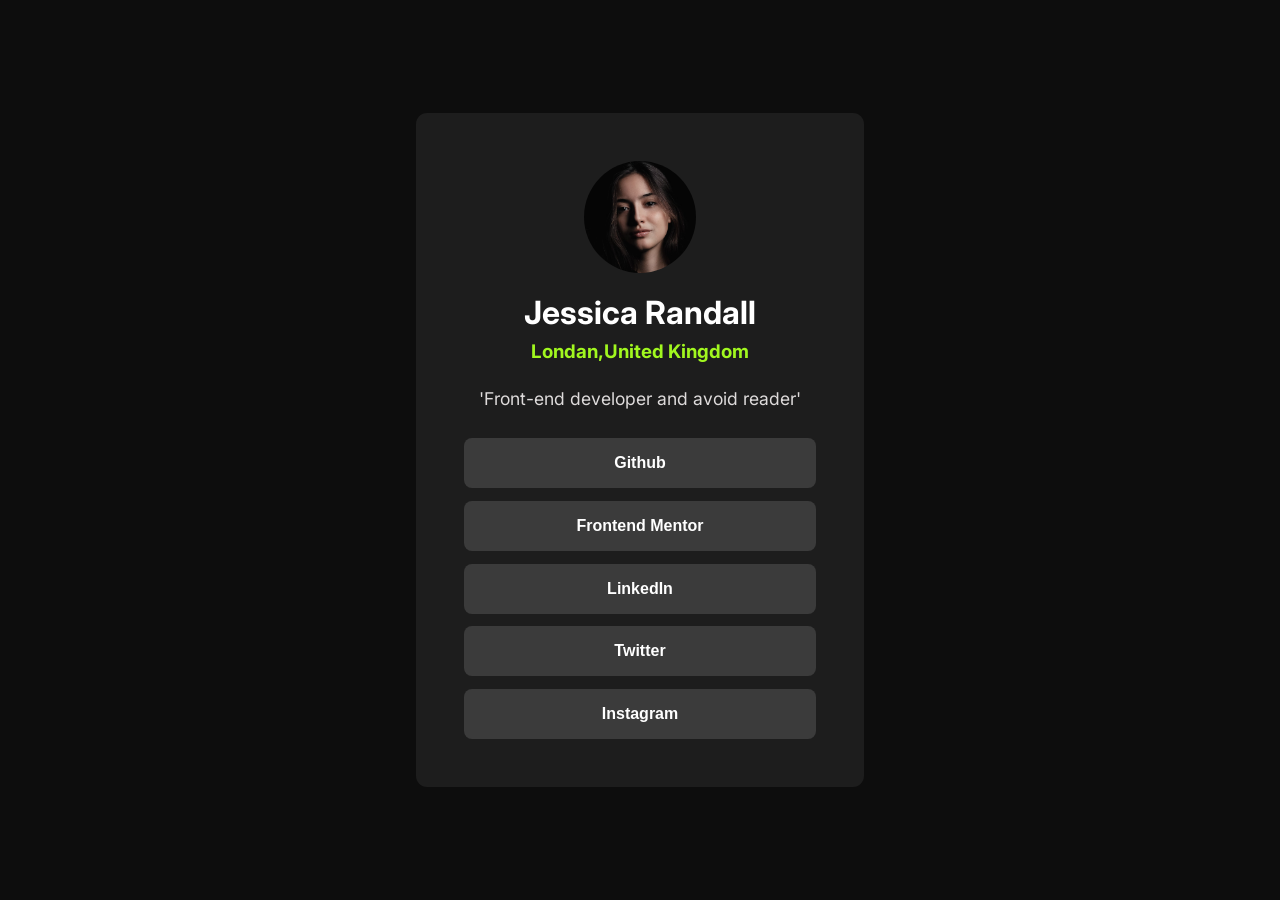
<file: part01/index.html>
<!DOCTYPE html>
<html lang="en">
<head>
    <meta charset="UTF-8">
    <meta name="viewport" content="width=device-width, initial-scale=1.0">
    <title>Social Link Profile</title>
    <link rel="stylesheet" href="style.css">
</head>
<body>
    <div class="container">
        <div class="profile-card">
              
            <div class="center-pfp">
             <div class="pfp">
                 <img src="/part01/user.png" alt="">
             </div>
            </div>
               <div class="title">
                <h1 class="name">Jessica Randall</h1>
                <h3 class="address">Londan,United Kingdom</h3>
               </div>
               <p class="Info">'Front-end developer and avoid reader'</p>
               <div class="button-links">
                <button class="social-links">Github</button>
                <button class="social-links">Frontend Mentor</button>
                <button class="social-links">LinkedIn</button>
                <button class="social-links">Twitter</button>
                <button class="social-links">Instagram</button>
                </div>
               </div>
            
            
        </div>
    
</body>
</html>
</file>
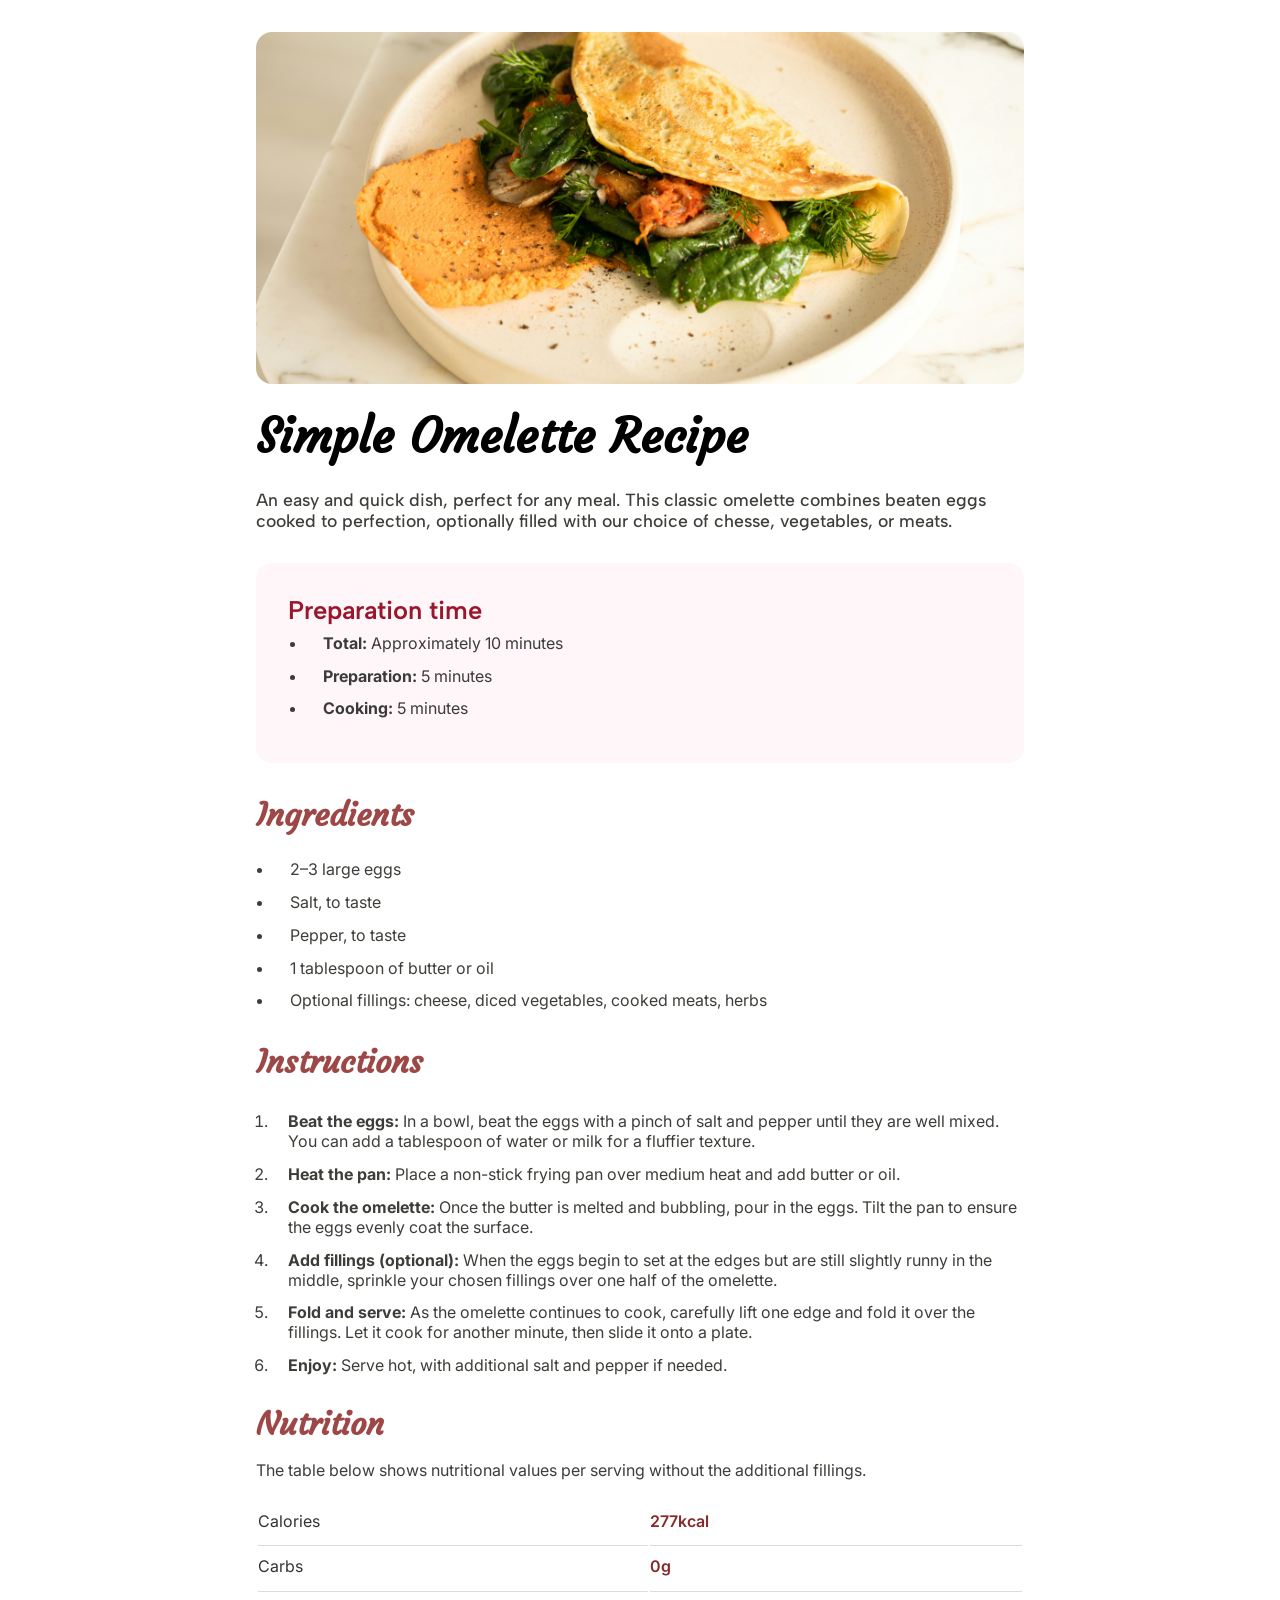
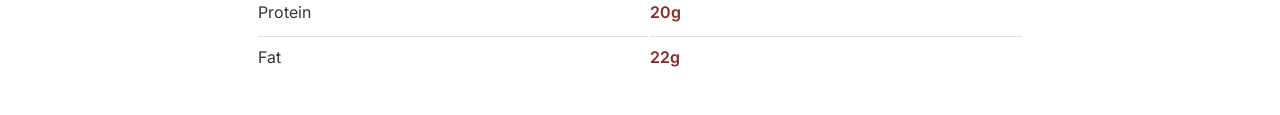
<file: part02/index.html>
<!DOCTYPE html>
<html lang="en">
<head>
    <meta charset="UTF-8">
    <meta name="viewport" content="width=device-width, initial-scale=1.0">
    <title>Recipe page</title>
    <link rel="stylesheet" href="style.css">
    <link rel="stylesheet" href="media.css">
</head>
<body>
    <main class="container">
        <div class="Recipe-img">
            <img src="omelette.jpg" alt="">
        </div>
        <div class="main-2">
        <h1 class="Recipe-name-head">Simple Omelette Recipe</h1>
        <p class="Info-Recipe">An easy and quick dish, perfect for any meal. This classic omelette combines beaten eggs cooked to perfection, optionally filled with our choice of chesse, vegetables, or meats.</p>
        <section class="prep-time">
            <h4>Preparation time</h4>
            <ul class="prep-list">
                <li class="li-list"><b>Total:</b> Approximately 10 minutes</li>
                <li class="li-list"><b>Preparation:</b> 5 minutes</li>
                <li class="li-list"> <b>Cooking:</b> 5 minutes</li>
            </ul>
        </section>
        <section class="Ingredients">
            <h2 class="Ingred">Ingredients</h2>
            <ul class="Ingred-list">
                <li class="li-list">2–3 large eggs</li>
                <li class="li-list">Salt, to taste</li>
                <li class="li-list"> Pepper, to taste</li>
                <li class="li-list">1 tablespoon of butter or oil</li>
                <li class="li-list">Optional fillings: cheese, diced vegetables, cooked meats, herbs</li>
            </ul>
        </section>
        <section class="Instructions">
            <h2>Instructions</h2>
            <ol class="Instruct">
                <li class="li-list"> <b>Beat the eggs:</b> In a bowl, beat the eggs with a pinch of salt and pepper until they are well mixed. You can add a
                tablespoon of water or milk for a fluffier texture.</li>
                <li class="li-list"> <b>Heat the pan:</b> Place a non-stick frying pan over medium heat and add butter or oil.</li>
                <li class="li-list"><b>Cook the omelette:</b> Once the butter is melted and bubbling, pour in the eggs. Tilt the pan to ensure the eggs evenly coat the surface.</li>
                <li class="li-list"><b>Add fillings (optional):</b> When the eggs begin to set at the edges but are still slightly runny in the middle, sprinkle
                your chosen fillings over one half of the omelette.</li>
                <li class="li-list"><b>Fold and serve:</b> As the omelette continues to cook, carefully lift one edge and fold it over the fillings. Let it cook
                for another minute, then slide it onto a plate.</li>
                <li class="li-list"><b>Enjoy:</b> Serve hot, with additional salt and pepper if needed.</li>
            </ol>
        </section>
        <section class="Nutrition">
            <h2>Nutrition</h2>
            <p>The table below shows nutritional values per serving without the additional fillings.
            </p>
            <table>
                <tbody>
                    <tr>
                        <td>Calories</td>
                        <td>277kcal</td>
                    </tr>
                    <tr>
                        <td>Carbs</td>
                        <td>0g</td>
                    </tr>
                    <tr>
                        <td>Protein</td>
                        <td>20g</td>
                    </tr>
                    <tr>
                        <td>Fat</td>
                        <td>22g</td>
                    </tr>
                </tbody>    
            </table>
    </section>
</div>
</main>
    
</body>
</html>
</file>
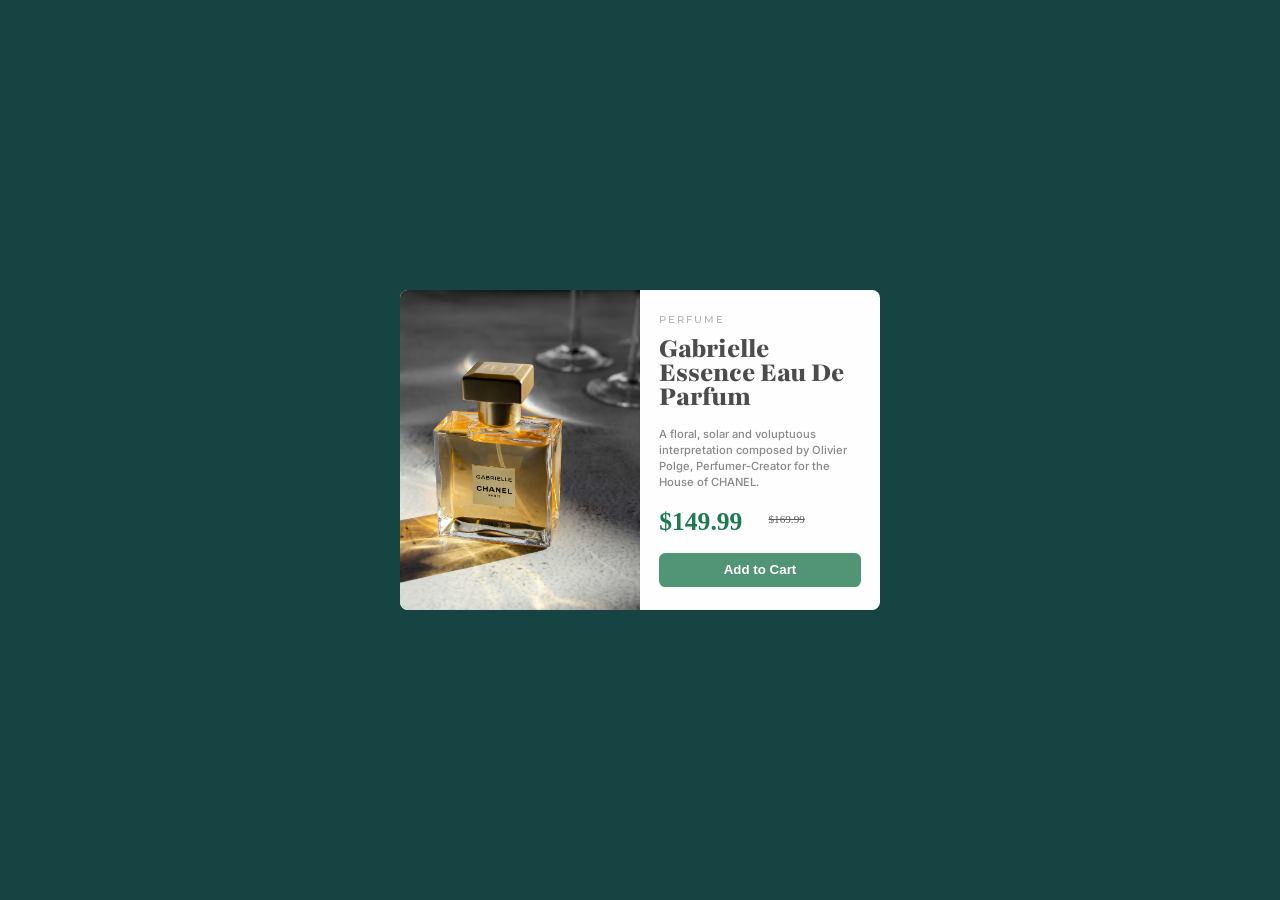
<file: part03/index.html>
<!DOCTYPE html>
<html lang="en">
<head>
    <meta charset="UTF-8">
    <meta name="viewport" content="width=device-width, initial-scale=1.0">
    <title>Preview Card</title>
    <link rel="stylesheet" href="style.css">
</head>
<body>
    <div class="container">
        <article class="product-card">
            <figure class="product-image">
                <img src="chanel.jpg" alt="">
            </figure>
            <section class="product-details">
                
                    <p class="category">Perfume</p>
                    <h1 class="product-name">Gabrielle Essence Eau De Parfum</h1>  
                   
                <p class="description">
                    A floral, solar and voluptuous interpretation composed by Olivier Polge,
                    Perfumer-Creator for the House of CHANEL.          </p>
                    <div class="pricing">
                        <span class="current-price">$149.99</span>
                        <span class="original-price">$169.99</span>   
                    
                    </div>
                    <button class="add-to-cart">
                       Add to Cart         </button>
            </section>
        </article>
    </div>
    
</body>
</html>
</file>
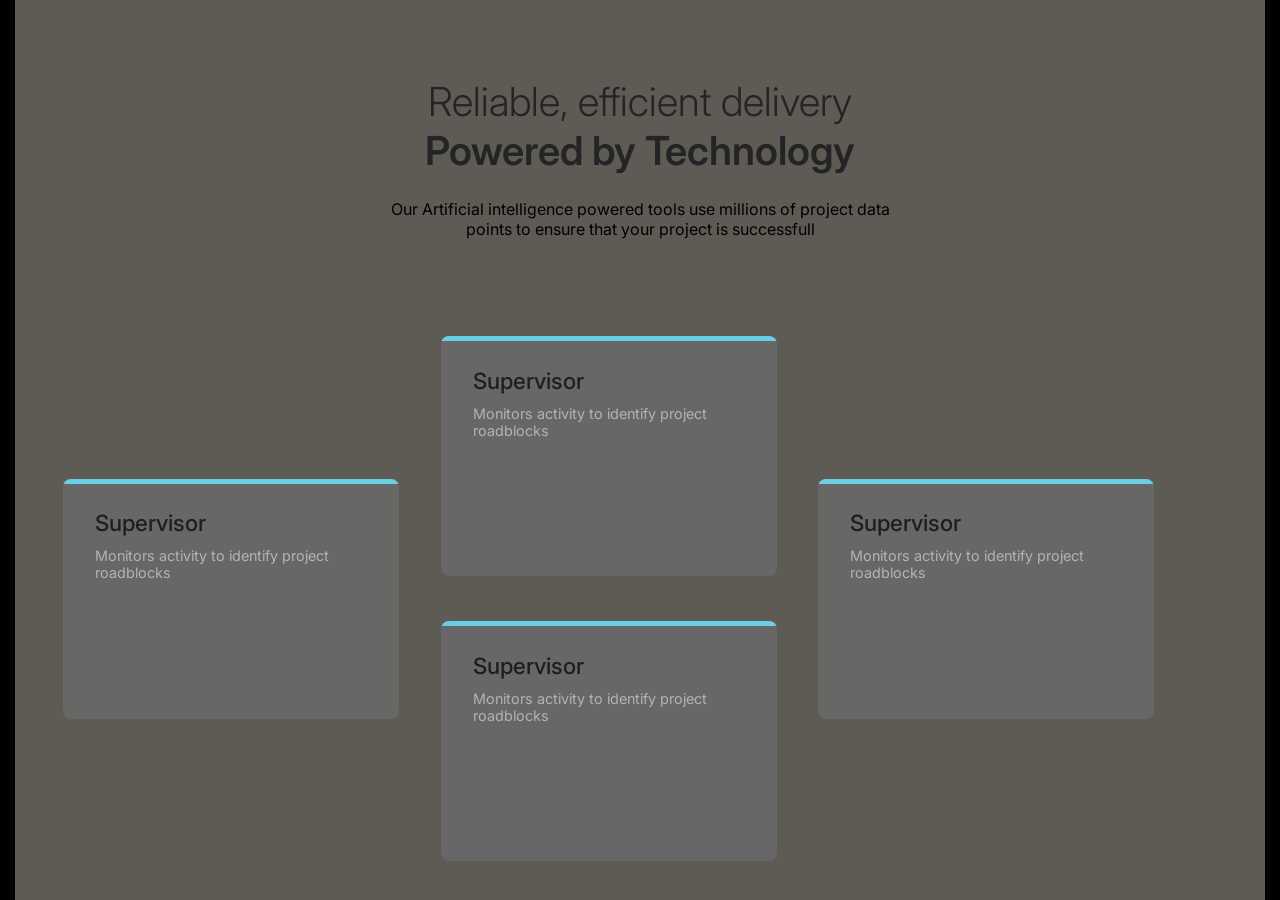
<file: part04/index.html>
<!DOCTYPE html>
<html lang="en">
<head>
    <meta charset="UTF-8">
    <meta name="viewport" content="width=device-width, initial-scale=1.0">
    <title>FourCardlayout</title>
    <link rel="stylesheet" href="style.css">
</head>
<body>
    <div class="container">
     <div class="Layout">
        <div class="text">
            <h1 class="Info1">Reliable, efficient delivery</h1>
            <h1 class="Info2">Powered by Technology</h1>
            <p>Our Artificial intelligence powered tools use millions of project data points to ensure that your project is successfull</p>
        </div>
        <div class="cards-layout">
           
                <div class="card">
                    <span></span>
                    <div class="card-part1">
                        <h4>Supervisor</h4>
                        <p>Monitors activity to identify project roadblocks</p>
                    </div>
                    <div></div>
                    </div>
        
            <div class=" card-layout-child">
                <div class="card">
                    <span></span>
                    <div class="card-part1">
                        <h4>Supervisor</h4>
                        <p>Monitors activity to identify project roadblocks</p>
                    </div>
                    <div></div>
                </div>
                <div class="card">
                    <span></span>
                    <div class="card-part1">
                        <h4>Supervisor</h4>
                        <p>Monitors activity to identify project roadblocks</p>
                    </div>
                    <div></div>
                </div>
            </div>
            
                <div class="card">
                    <span></span>
                    <div class="card-part1">
                        <h4>Supervisor</h4>
                        <p>Monitors activity to identify project roadblocks</p>
                    </div>
                    <div></div>
                </div>
            
        </div>
     </div>
    </div>
</body>
</html>
</file>
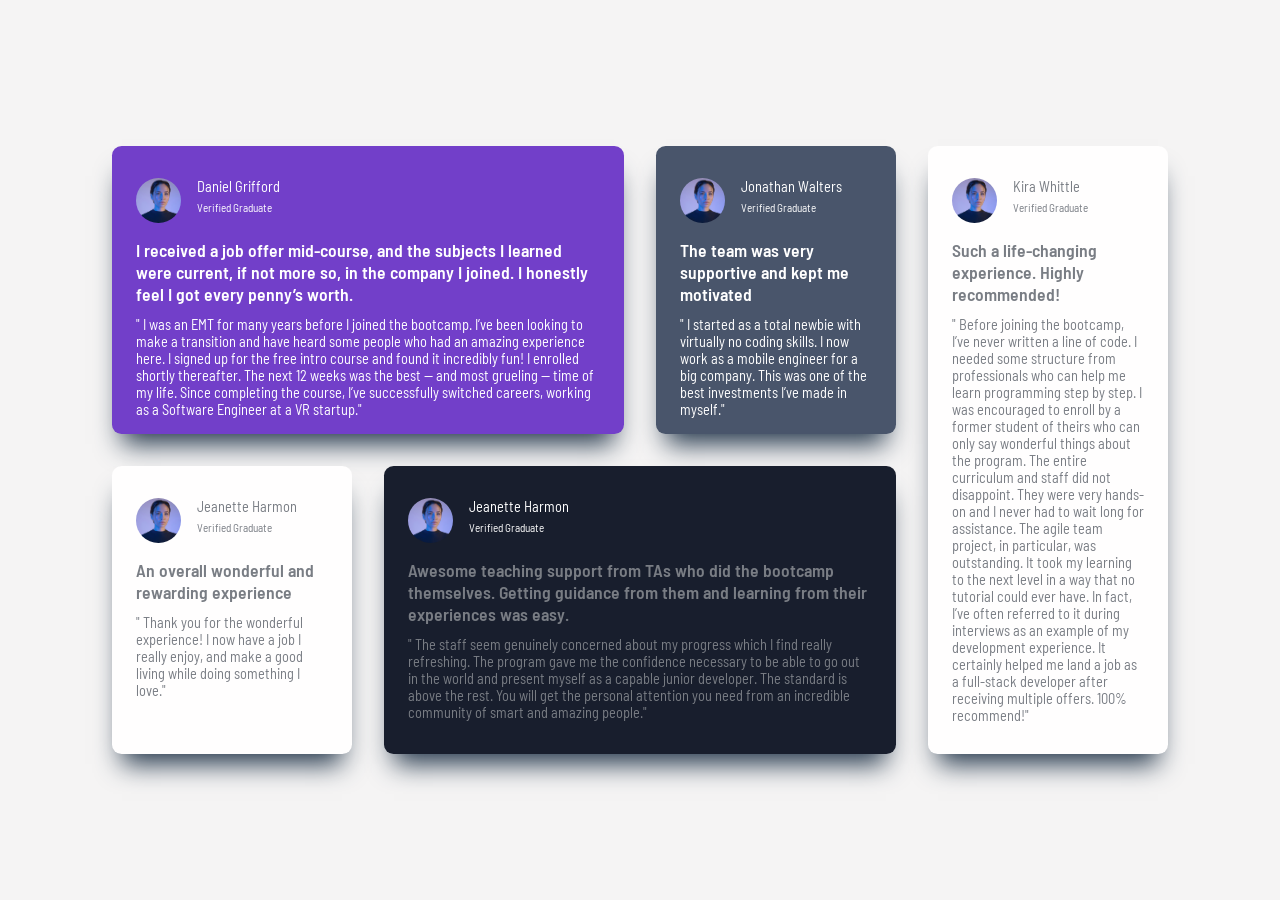
<file: part05/index.html>
<!DOCTYPE html>
<html lang="en">
<head>
    <meta charset="UTF-8">
    <meta name="viewport" content="width=device-width, initial-scale=1.0">
    <title>Grid</title>
    <link rel="stylesheet" href="style.css">
</head>
<body>
    <div class="container">
        <div class="container-main">
            <div class="item item1">
                <div class="head">
                    <div class="user">
                        <img src="part5.jpg" alt="">
                    </div>
                    <div class="user-name">
                        <span>Daniel Grifford</span>
                        <span>Verified Graduate</span>
                    </div>
                </div>
                <p>I received a job offer mid-course, and the subjects I learned were current, if not more so, in the company I joined. I
                honestly feel I got every penny’s worth.</p>
                <p>" I was an EMT for many years before I joined the bootcamp. I’ve been looking to make a transition and have heard some
                people who had an amazing experience here. I signed up for the free intro course and found it incredibly fun! I enrolled
                shortly thereafter. The next 12 weeks was the best — and most grueling — time of my life. Since completing the course,
                I’ve successfully switched careers, working as a Software Engineer at a VR startup."
                </p>
            </div>
            <div class="item item2">
                <div class="head">
                    <div class="user">
                        <img src="part5.jpg" alt="">
                    </div>
                    <div class="user-name">
                        <span>Jonathan Walters</span>
                        <span>Verified Graduate</span>
                    </div>
                </div>
                <p>The team was very supportive and kept me motivated</p>
                <p>" I started as a total newbie with virtually no coding skills. I now work as a mobile engineer for a big company. This
                was one of the best investments I’ve made in myself."
                </p>
                </div>
                <div class="item item3">
                    <div class="head">
                        <div class="user">
                            <img src="part5.jpg" alt="">
                        </div>
                        <div class="user-name">
                            <span>Jeanette Harmon</span>
                            <span>Verified Graduate</span>
                        </div>
                    </div>
                    <p>An overall wonderful and rewarding experience</p>
                    <p>" Thank you for the wonderful experience! I now have a job I really enjoy, and make a good living while doing
                        something
                        I love."
                    </p>
                </div>
            
                <div class="item item4">
                    <div class="head">
                        <div class="user">
                            <img src="part5.jpg" alt="">
                        </div>
                        <div class="user-name">
                            <span>Jeanette Harmon</span>
                            <span>Verified Graduate</span>
                        </div>
                    </div>
                    <p>Awesome teaching support from TAs who did the bootcamp themselves. Getting guidance from them and learning from their
                    experiences was easy.</p>
                    <p>" The staff seem genuinely concerned about my progress which I find really refreshing. The program gave me the
                    confidence necessary to be able to go out in the world and present myself as a capable junior developer. The standard is
                    above the rest. You will get the personal attention you need from an incredible community of smart and amazing people."
                    </p>
                    </div>
                
                <div class="item item5">
                    <div class="head">
                        <div class="user">
                            <img src="part5.jpg" alt="">
                        </div>
                        <div class="user-name">
                            <span>Kira Whittle</span>
                            <span>Verified Graduate</span>
                        </div>
                    </div>
                    <p>Such a life-changing experience. Highly recommended!</p>
                    <p>" Before joining the bootcamp, I’ve never written a line of code. I needed some structure from professionals who can
                    help me learn programming step by step. I was encouraged to enroll by a former student of theirs who can only say
                    wonderful things about the program. The entire curriculum and staff did not disappoint. They were very hands-on and I
                    never had to wait long for assistance. The agile team project, in particular, was outstanding. It took my learning to
                    the next level in a way that no tutorial could ever have. In fact, I’ve often referred to it during interviews as an
                    example of my development experience. It certainly helped me land a job as a full-stack developer after receiving
                    multiple offers. 100% recommend!"
                    </p>
                    </div>
                    </div>
            </div>
        </div>
    </div>
</div>
</body>
</html>
</file>
<file: part01/style.css>
@import url('https://fonts.googleapis.com/css2?family=Inter:ital,opsz,wght@0,14..32,100..900;1,14..32,100..900&display=swap');

*{
    box-sizing: border-box;
   margin: 0;
   padding: 0;
}

html,body{
    width: 100%;
    height: 100%;
    font-family: "Inter", sans-serif;
    font-optical-sizing: auto;
    font-style: normal;
}

.container{
    width: 100%;
    height: 100%;
    background-color: #0d0d0d;

    display: flex;
    justify-content: center;
    align-items: center;
}

.profile-card{
    width:28rem;
    height:fit-content;
    padding: 3rem;
   background-color: #1d1d1d;

   border-radius: .7rem;
   text-align: center;
}
.center-pfp{
    margin: 0 auto;
    width: fit-content;
    margin-bottom: 1rem;
}

.pfp{
    display: inline-block;
    width: 7rem;
    height: 7rem;
    overflow: hidden;
    border-radius: 50%;
    position: relative;
}

img{
    width: auto;
    height: 100%;
    object-fit: cover;
    object-position: center;
    margin-left: -.3rem;
}

.title{
    text-align: center;
    padding-bottom: 1.6rem;
}
.name{
    color: white;
    margin-bottom: .5rem;
}

.address{
    color: rgb(161, 247, 31);
}

.Info{
    margin-bottom:1.8rem;
    font-size: 1.1rem;
    color:rgb(222, 219, 219);
}

.button-links{
    display: flex;
    flex-direction: column;
    gap: .8rem;
}

.social-links{
    padding:1rem 0 ;
    color: white;
    font-size: 1rem;
    font-weight: 600;
    background-color: #3b3b3b;
    border: 0;
    border-radius: .5rem;
}

@media  (width<450px) {
    .profile-card{
        padding: 2rem;
    }
}
</file>
<file: part02/style.css>
@import url('https://fonts.googleapis.com/css2?family=Inter:ital,opsz,wght@0,14..32,100..900;1,14..32,100..900&display=swap');

@import url('https://fonts.googleapis.com/css2?family=Courgette&family=Inter:ital,opsz,wght@0,14..32,100..900;1,14..32,100..900&display=swap');

@import url('https://fonts.googleapis.com/css2?family=Albert+Sans:ital,wght@0,100..900;1,100..900&family=Courgette&family=Inter:ital,opsz,wght@0,14..32,100..900;1,14..32,100..900&display=swap');

*{
    margin: 0;
    padding: 0;
    box-sizing: border-box;
}

html,body{
    width: 100%;
    height: 100%;
    font-family: "Inter", sans-serif;
    font-style:clean;
}

.container{
    width: 52rem;
    padding:2rem ;
    margin: 0 auto;
}

.Recipe-img{
    width: 100%;
    height: 22rem;
    overflow: hidden;
    border-radius: 1rem;
}

.Recipe-img img{
   object-fit: cover;
    max-width:100%;
    margin-top: -6rem;
}

.Recipe-name-head{
    margin: 1.4rem 0;
    font-size: 3rem;
    font-family: "Courgette", cursive;
    font-weight: 700;
    font-style: normal;
}

.Info-Recipe{
    font-size: 1.1rem;
    color: rgb(61, 61, 57);
    font-family: "Albert Sans", sans-serif;
    font-weight:500;
    margin-bottom: 2rem;
}

.prep-time{
    background-color: rgba(254, 238, 241, 0.503);
    padding: 2rem;
    border-radius: 1rem;
    margin-bottom: 2rem;
}

.prep-time h4{
    color: rgb(154, 22, 44);
    font-size: 1.6rem;
    font-family: "Albert Sans", sans-serif;
    font-weight: 600;
    margin-bottom:.5rem;
}


.prep-list{
    padding-left: 1.2rem;
    color:rgb(60, 59, 59) ;
}

.li-list{
    margin-bottom: .8rem;
    padding-left: 1rem;
    list-style-position: outside
}

.Ingred{
    font-family: "Courgette", cursive;
    font-size: 2rem;
    color: rgba(153, 64, 64, 0.961);
}

.Ingred-list{
    margin-left: 1.1rem;
    padding-top:1.5rem ;
    color:rgb(61, 61, 57);
    margin-bottom: 2rem;
}

.Instructions{
    margin-bottom: 1.8rem;
}

.Instructions h2{
    font-size: 2rem;
    font-family: "Courgette", cursive;
    color: rgba(153, 64, 64, 0.961);
    margin-bottom: 1.8rem;
}

.Instruct{
    margin-left: 1rem;
    color: rgb(61, 61, 57);
}



.Nutrition h2{
    font-size: 2rem;
    font-family: "Courgette", cursive;
    color: rgba(153, 64, 64, 0.961);
    margin-bottom: 1rem;
}

.Nutrition p{
    font-size:1rem;
    color: rgb(61, 61, 57);
    margin-bottom: 1.3rem;
   
}

.Nutrition table{
    width: 100%;
    border-color:collapse ;
}

.Nutrition td {
    padding: 8px 0;
    font-size: 1rem;
    border-bottom: 1px solid #ddd;
    padding-bottom: .9rem;
 }

.Nutrition td:first-child {
     text-align: left;
     color: #333;
          
}

.Nutrition tr:last-child td {
    border-bottom: none;
    }


.Nutrition td:last-child {
    text-align:left;
    color: rgba(128, 32, 32, 0.961);
    font-weight: 600; 
}
</file>
<file: part02/media.css>
@media screen and  (width<29rem){
    .container{
        width: 26rem;
        padding:0;
    }

    .main-2{
        padding: 0 2rem;

    }

.Recipe-img {
    width: 100%;
    height: 13rem;
    border-radius: .5rem;
}

.Recipe-img img {
    margin-top:-2rem;
}
.Recipe-name-head {
    margin: 1.4rem 0;
    font-size: 3rem;
    font-family: "Courgette", cursive;
    font-weight: 700;
    font-style: normal;
}

.Info-Recipe {
    font-size: 1.2rem;
    margin-bottom: 1.6rem;
}

.prep-time {
    background-color: rgba(254, 238, 241, 0.503);
    max-width: 100%;
    padding: 2rem;
    border-radius: 1rem;
    margin-bottom: 2rem;
}

.prep-list {
    padding-left: 1.6rem;
    color: rgb(60, 59, 59);
}
.li-list {
    font-size: 1.1rem;
}
.Ingred-list {
    padding-left: .8rem;
}
.Instruct {
    padding-left:.8rem
}
.Nutrition td:first-child {
    padding-left: 2rem;

}
.Nutrition table {
    padding-bottom: 1rem;
}

.Nutrition p {
    font-size: 1.1rem;
    

}
}
</file>
<file: part03/style.css>
@import url('https://fonts.googleapis.com/css2?family=Inter:ital,opsz,wght@0,14..32,100..900;1,14..32,100..900&family=Montserrat:ital,wght@0,100..900;1,100..900&family=Playfair:ital,opsz,wght@0,5..1200,300..900;1,5..1200,300..900&display=swap');



*{
    margin: 0;
    padding: 0;
    box-sizing: border-box;
}
html,body{
    width: 100%;
    height:100%;
}

.container{
    width: 100%;
    height: 100%;
    display: flex;
    justify-content: center;
    align-items: center;
    background-color: rgb(21, 68, 66);
}

.product-card{
    width:30rem;
    height:20rem;
    background-color:rgb(254, 254, 254);
    display: flex;
    border-radius:.5rem;
}

.product-image{
    display: block;
    width: 50%;
    height:100%;
    border-bottom-left-radius: .5rem;
    border-top-left-radius: .5rem;
    
    img{
        object-fit: cover;
        width: 100%;
        height: 100%;
        border-bottom-left-radius: .5rem;
        border-top-left-radius: .5rem;
    }
}

.product-details{
    width: 50%;
    height: 100%;
    padding:1.2rem;
   
}

.category{
    font-family: "Montserrat", sans-serif;
    font-size: .6rem;
    font-weight: 500;
    text-transform: uppercase;
    letter-spacing: .2em;
    padding-top: .5em;
    padding-bottom: 1.2em;
    color: rgb(179, 178, 177);
}

.product-name{
    font-family: "Playfair", serif;
    font-size: 1.8rem;
    font-weight: 900;
    line-height: 1.5rem;
    color: rgb(77, 75, 75);
    padding-bottom: .6em;
}

.description{
   font-family: "Inter",sans-serif;
   font-size:.7rem;
   font-weight: 500;
   line-height: 1rem;
   color: rgb(138, 136, 136);
   padding-bottom: 1.5em;
}
.pricing{
    position: relative;
    padding-bottom: 1rem;
    .current-price{
        font-size: 1.6rem;
        font-weight: 600;
        color: rgb(31, 121, 81);
    }
    .original-price{
             position: absolute;
             font-size: .7rem;
             text-decoration: line-through;
             right: 3.5rem;
             top: .4rem;
             color: rgb(89, 92, 96);
        }
        
    
}
.add-to-cart{
   width: 100%;
   padding: .6rem 0;
   font-weight: 600;
   color: white;
   background-color: rgb(81, 148, 118);
   border: none;
   border-radius: .4rem;
}


@media (max-width:500px){

    .product-card{
        flex-direction: column;
        height: 30rem;
        width: 18rem;
        
    }
    .product-image{
        width: 100%;
        height: 12rem;
        border-top-right-radius: .5rem;
        img{
            object-position: center;
            border-bottom-left-radius:0;
            border-top-right-radius: .5rem;
        }
    }
    .product-details{
       width: 100%;
      padding: 1.1rem;
    }
    .description{
        font-size: .8rem;
    }
        .pricing {
            position: relative;
            .original-price {
                position: absolute;
                font-size: .7rem;
                text-decoration: line-through;
                right: 6.5rem;
                top: .4rem;
                
            }
}
}
</file>
<file: part04/style.css>
@import url('https://fonts.googleapis.com/css2?family=Inter:ital,opsz,wght@0,14..32,100..900;1,14..32,100..900&display=swap');

*{
    padding: 0;
    margin: 0;
    box-sizing: border-box;
}

html,body{
    width: 100%;
    height: 100%;
    font-family: "Inter",sans-serif;
}

.container{
    background: #000;
    width: 100%;
    height: 100%;
    display: flex;
    justify-content: center;
    align-items: center;
}

.Layout{
    width: 1250px;
    height: 100%;
    background-color: #5d5b54;
    padding: 3rem;
}
.text{
    display: flex;
    flex-direction: column;
    align-items: center;
    padding-top: 1.8rem;
    margin: 0 auto;
    text-align: center;
    .Info1 {
            font-size: 2.5rem;
            font-weight: 300;
            color: #242424;
        }
    
        .Info2 {
            font-size: 2.5rem;
            font-weight: 600;
            color: #242424;
        }
        p{
            padding: 0 20rem;
            padding-top:1.5rem;
            @media (max-width:1000px) {
                padding: 0 2rem;
            }
        }
        
}

.cards-layout{
    padding-top: 5rem;
    display: flex;
    align-items: center;
    gap: 2.6rem;
    @media (max-width:1000px){
        flex-direction: column;
    }
}
.card-layout-child{
    height: 35rem;
    display: flex;
    flex-direction: column;
    align-items: center;
    justify-content: center;
   

}
.card-layout-child:nth-child(2){
    gap: 2.8rem;
}

.card{
   background-color: rgb(103, 104, 102); 
   width: 21rem;
   height: 15rem;
   border-radius: .5rem;
   position: relative;
   overflow: hidden;
 span {
        display: block;
        background: rgb(103, 208, 227);
        width: 100%;
        height: .3rem;
    }

}
.card-part1{
    padding: 0 2rem;
    padding-top: 1.6rem;
    h4 {
            font-size: 1.4rem;
            font-weight: 500;
            padding-bottom: .7rem;
            color: rgb(30, 30, 30);
            
        }
    
        p {
            font-size: .9rem;
        color: rgb(183, 177, 177);
        
       }
}
</file>
<file: part05/style.css>
@import url('https://fonts.googleapis.com/css2?family=Barlow+Semi+Condensed:ital,wght@0,100;0,200;0,300;0,400;0,500;0,600;0,700;0,800;0,900;1,100;1,200;1,300;1,400;1,500;1,600;1,700;1,800;1,900&display=swap');


*{
    padding: 0;
    margin: 0;
    box-sizing: border-box;
}

html,body{
    width: 100%;
    height: 100%;
    font-family: "Barlow Semi Condensed", sans-serif;
}
.container {
    width: 100%;
   height: 100%;
  background-color: #F5F4F4;
  display: flex;
  justify-content: center;
  align-items: center;
  
  @media (max-width:600px){
    height:auto;
    padding: 2rem 0;
  }

}

.container-main {
    display: grid;
    grid-template-columns: repeat(4,15rem);
    grid-template-rows: repeat(2, 18rem);
    gap: 2rem;
    grid-template-areas:
        "a a b e"
        "c d d e";
    @media (max-width:600px){
        
        grid-template-columns: 20rem;
        grid-template-rows: 1fr;
        grid-template-areas:
                "a"
                "b"
                "c"
                "d"
                "e";
    }
}
.item1 {
    grid-area: a;
    background: #723FC9;
    
}

.item2 {
    grid-area: b;
    background-color: #49556B;
}

.item3 {
    grid-area: c;
    background-color: #FFFEFE;
   
}

.item4 {
    grid-area: d;
    background-color: #181E2D;
}

.item5 {
    grid-area: e;
    background-color: #FFFEFE;
    color:#797D84;
}

.item{
    box-shadow: rgb(38, 57, 77) 0px 20px 25px -10px;
    border-radius: .6rem;
    padding: 2rem 1.5rem;
}

.head{
    display: flex;
    gap:1rem;
    align-items:flex-start;
    padding-bottom: 1rem;
}

.user{
    height: 2.8rem;
    width: 2.8rem;
    overflow: hidden;
    border-radius: 50%;
    position: relative;
    img{
        width:100%;
        object-fit: cover;
        object-position: center;
        height: 100%;

    }
}

.user-name{
    color: white;
    display: flex;
    flex-direction: column;
    gap: .4rem;
    span:nth-child(1){
        font-size: .9rem;
    }

    span:nth-child(2) {
            font-size: .7rem;
        }
}

.item{
    p:nth-child(2){
        font-size: 1.1rem;
        color: white;
        font-weight: 600;
        padding-bottom: .7rem;
        
    }
        p:nth-child(3) {
            font-size: .9rem;
            color: white;
           
        }
}

.item3{
    .user-name{
        color: #797D84;
    }
    p:nth-child(2) {
            font-size: 1.1rem;
            color: #797D84;
            font-weight: 600;
            padding-bottom: .7rem;
    
        }
    
        p:nth-child(3) {
            font-size: .9rem;
            color: #797D84;
    
        }
}
.item4 {
    p:nth-child(2) {
        font-size: 1.1rem;
        color: #797D84;
        font-weight: 600;
        padding-bottom: .7rem;

    }

    p:nth-child(3) {
        font-size: .9rem;
        color: #797D84;

    }
}
.item5{
    .user-name {
            color: #797D84;
        }
    p:nth-child(2) {
            font-size: 1.1rem;
            color: #797D84;
            font-weight: 600;
            padding-bottom: .7rem;
    
        }
    p:nth-child(3) {
            font-size: .9rem;
            color: #797D84;
    
        }
}
</file>
